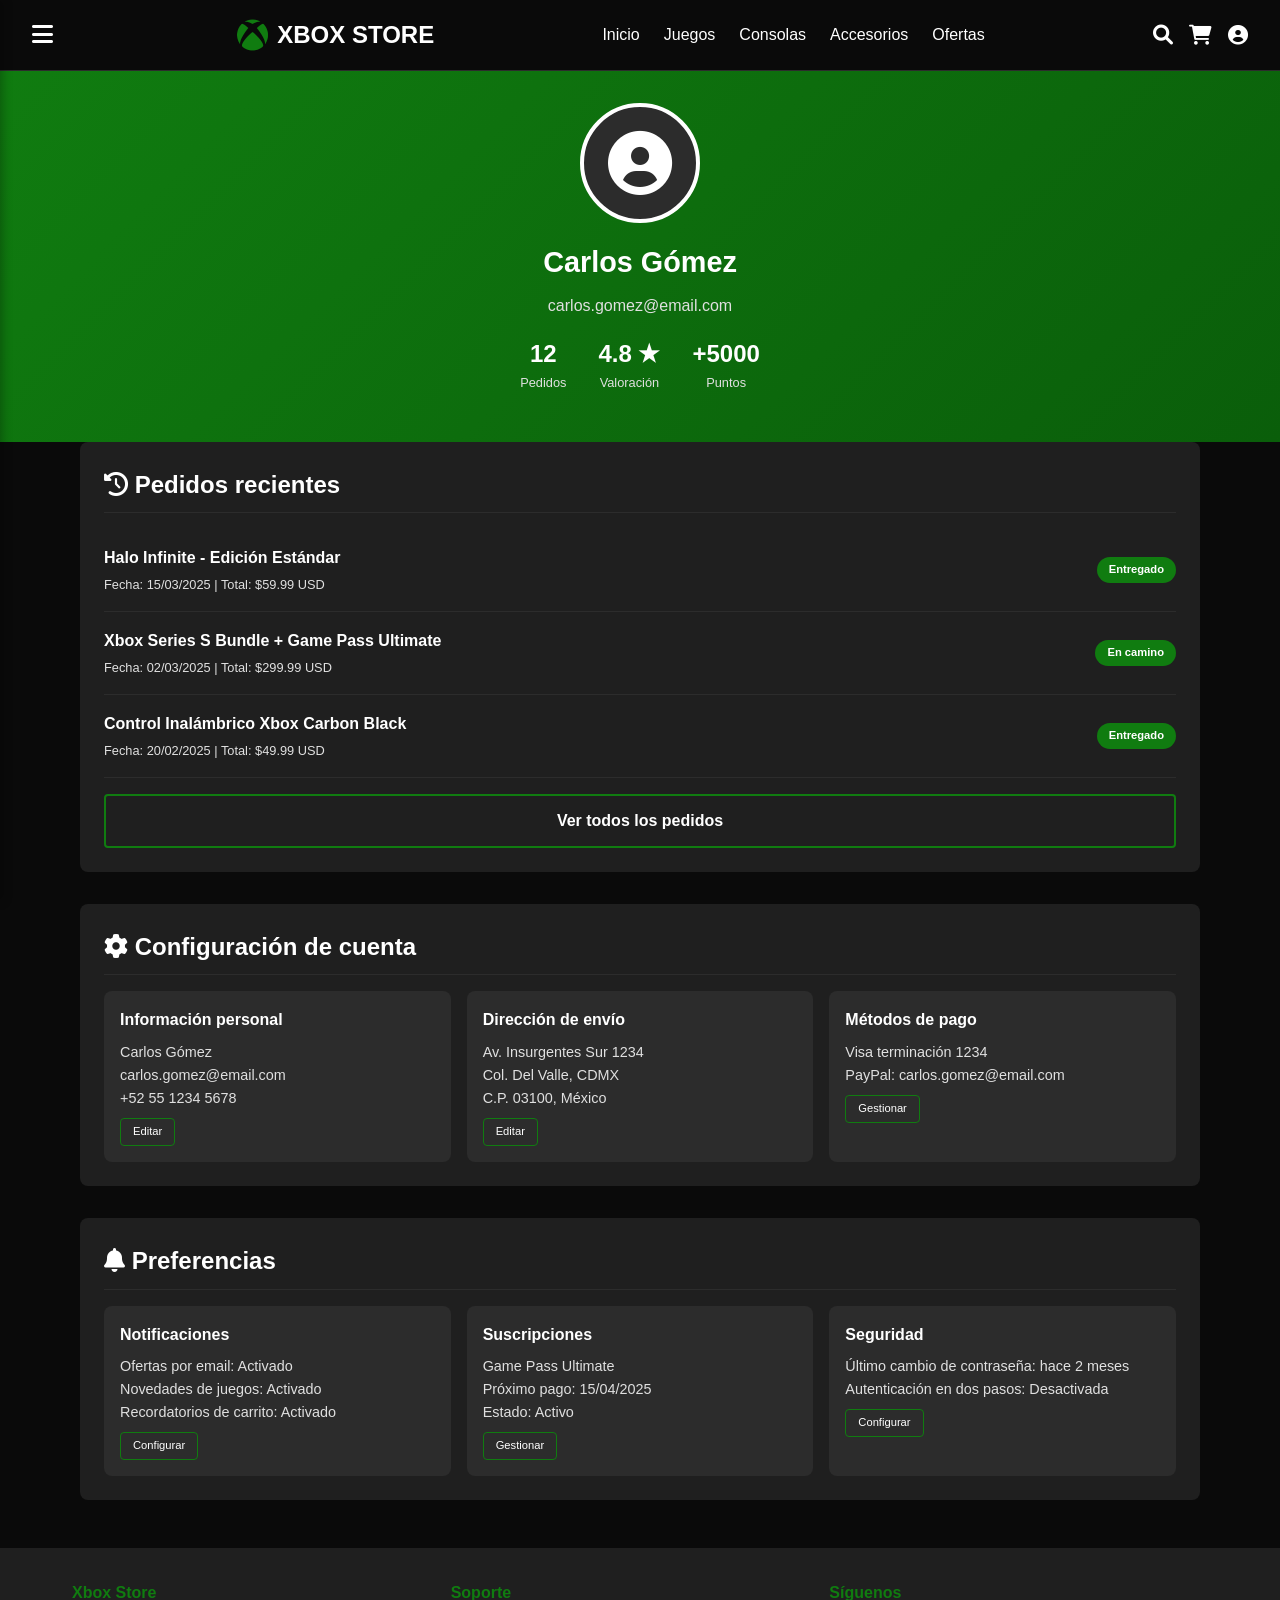
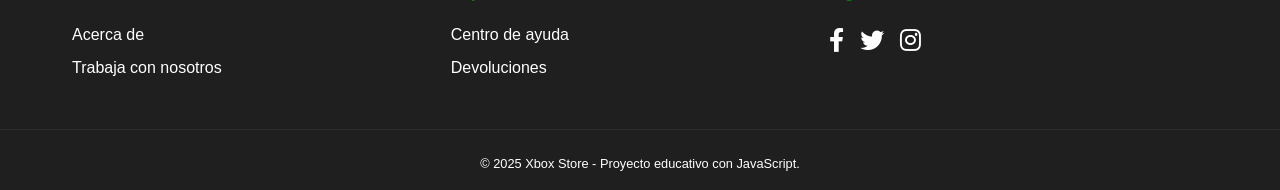
<file: perfil.html>
<!DOCTYPE html>
<html lang="es">
<head>
    <meta charset="UTF-8">
    <meta name="viewport" content="width=device-width, initial-scale=1.0">
    <title>Xbox Store | Mi Perfil</title>
    <link rel="stylesheet" href="https://cdnjs.cloudflare.com/ajax/libs/font-awesome/6.0.0-beta3/css/all.min.css">
    <link rel="stylesheet" href="css/style.css">
</head>
<body>
    <header class="header">
        <div class="header__container">
            <div class="header__left">
                <button id="cart-drawer-trigger" class="header__icon menu-icon" aria-label="Abrir carrito">
                    <i class="fas fa-bars"></i>
                </button>
            </div>
            <div class="header__logo">
                <a href="index.html" class="logo-link">
                    <i class="fab fa-xbox"></i>
                    <span class="logo-text">XBOX STORE</span>
                </a>
            </div>
            <nav class="nav">
                <ul class="nav__list">
                    <li class="nav__item"><a href="index.html" class="nav__link">Inicio</a></li>
                    <li class="nav__item"><a href="juegos.html" class="nav__link">Juegos</a></li>
                    <li class="nav__item"><a href="consolas.html" class="nav__link">Consolas</a></li>
                    <li class="nav__item"><a href="accesorios.html" class="nav__link">Accesorios</a></li>
                    <li class="nav__item"><a href="ofertas.html" class="nav__link">Ofertas</a></li>
                </ul>
            </nav>
            <div class="header__actions">
                <a href="#" class="header__icon"><i class="fas fa-search"></i></a>
                <a href="carrito.html" class="header__icon header__cart">
                    <i class="fas fa-shopping-cart"></i>
                    <span class="cart-badge">0</span>
                </a>
                <a href="perfil.html" class="header__icon"><i class="fas fa-user-circle"></i></a>
            </div>
        </div>
    </header>

    <div id="cart-drawer-overlay" class="drawer-overlay"></div>
    <div id="cart-drawer" class="cart-drawer">
        <div class="cart-drawer__header">
            <h3>Mi Carrito</h3>
            <button id="close-drawer" class="close-drawer-btn">&times;</button>
        </div>
        <div id="cart-items" class="cart-drawer__items"></div>
        <div class="cart-drawer__footer">
            <div class="cart-drawer__total">
                <span>Total:</span>
                <span id="cart-total">$0.00</span>
            </div>
            <button id="clear-cart-btn" class="btn btn--secondary btn--block">Vaciar carrito</button>
            <a href="carrito.html" class="btn btn--primary btn--block">Ver carrito completo</a>
        </div>
    </div>

    <main>
        <div class="profile-header">
            <div class="container">
                <div class="profile-avatar">
                    <i class="fas fa-user-circle"></i>
                </div>
                <h1 class="profile-name">Carlos Gómez</h1>
                <p class="profile-email">carlos.gomez@email.com</p>
                <div class="profile-stats">
                    <div class="stat"><div class="stat-number">12</div><div class="stat-label">Pedidos</div></div>
                    <div class="stat"><div class="stat-number">4.8 ★</div><div class="stat-label">Valoración</div></div>
                    <div class="stat"><div class="stat-number">+5000</div><div class="stat-label">Puntos</div></div>
                </div>
            </div>
        </div>

        <div class="container">
            <div class="profile-section">
                <h2><i class="fas fa-history"></i> Pedidos recientes</h2>
                <div class="order-item">
                    <div class="order-info"><h3>Halo Infinite - Edición Estándar</h3><p>Fecha: 15/03/2025 | Total: $59.99 USD</p></div>
                    <div class="order-status">Entregado</div>
                </div>
                <div class="order-item">
                    <div class="order-info"><h3>Xbox Series S Bundle + Game Pass Ultimate</h3><p>Fecha: 02/03/2025 | Total: $299.99 USD</p></div>
                    <div class="order-status">En camino</div>
                </div>
                <div class="order-item">
                    <div class="order-info"><h3>Control Inalámbrico Xbox Carbon Black</h3><p>Fecha: 20/02/2025 | Total: $49.99 USD</p></div>
                    <div class="order-status">Entregado</div>
                </div>
                <a href="#" class="btn btn--secondary btn--block" style="margin-top: 1rem;">Ver todos los pedidos</a>
            </div>

            <div class="profile-section">
                <h2><i class="fas fa-cog"></i> Configuración de cuenta</h2>
                <div class="info-grid">
                    <div class="info-card">
                        <h3>Información personal</h3>
                        <p>Carlos Gómez<br>carlos.gomez@email.com<br>+52 55 1234 5678</p>
                        <a href="#" class="btn-edit">Editar</a>
                    </div>
                    <div class="info-card">
                        <h3>Dirección de envío</h3>
                        <p>Av. Insurgentes Sur 1234<br>Col. Del Valle, CDMX<br>C.P. 03100, México</p>
                        <a href="#" class="btn-edit">Editar</a>
                    </div>
                    <div class="info-card">
                        <h3>Métodos de pago</h3>
                        <p>Visa terminación 1234<br>PayPal: carlos.gomez@email.com</p>
                        <a href="#" class="btn-edit">Gestionar</a>
                    </div>
                </div>
            </div>

            <div class="profile-section">
                <h2><i class="fas fa-bell"></i> Preferencias</h2>
                <div class="info-grid">
                    <div class="info-card">
                        <h3>Notificaciones</h3>
                        <p>Ofertas por email: Activado<br>Novedades de juegos: Activado<br>Recordatorios de carrito: Activado</p>
                        <a href="#" class="btn-edit">Configurar</a>
                    </div>
                    <div class="info-card">
                        <h3>Suscripciones</h3>
                        <p>Game Pass Ultimate<br>Próximo pago: 15/04/2025<br>Estado: Activo</p>
                        <a href="#" class="btn-edit">Gestionar</a>
                    </div>
                    <div class="info-card">
                        <h3>Seguridad</h3>
                        <p>Último cambio de contraseña: hace 2 meses<br>Autenticación en dos pasos: Desactivada</p>
                        <a href="#" class="btn-edit">Configurar</a>
                    </div>
                </div>
            </div>
        </div>
    </main>

    <footer class="footer">
        <div class="footer__container">
            <div class="footer__col"><h4>Xbox Store</h4><ul><li><a href="#">Acerca de</a></li><li><a href="#">Trabaja con nosotros</a></li></ul></div>
            <div class="footer__col"><h4>Soporte</h4><ul><li><a href="#">Centro de ayuda</a></li><li><a href="#">Devoluciones</a></li></ul></div>
            <div class="footer__col"><h4>Síguenos</h4><div class="social-icons"><a href="#"><i class="fab fa-facebook-f"></i></a><a href="#"><i class="fab fa-twitter"></i></a><a href="#"><i class="fab fa-instagram"></i></a></div></div>
        </div>
        <div class="footer__bottom"><p>&copy; 2025 Xbox Store - Proyecto educativo con JavaScript.</p></div>
    </footer>

    <script src="js/main.js"></script>
</body>
</html>
</file>
<file: css/style.css>
* {
  margin: 0;
  padding: 0;
  box-sizing: border-box;
}

body {
  font-family: "Segoe UI", "Roboto", "Helvetica Neue", sans-serif;
  background-color: #0A0A0A;
  color: #FFFFFF;
  line-height: 1.6;
  overflow-x: hidden;
}

a {
  text-decoration: none;
  color: inherit;
  transition: color 0.2s ease;
}

ul {
  list-style: none;
}

img {
  max-width: 100%;
  height: auto;
  display: block;
}

.container {
  width: 90%;
  max-width: 1200px;
  margin: 0 auto;
  padding: 0 1rem;
}

.section-title {
  font-size: 2rem;
  text-align: center;
  margin-bottom: 2rem;
  position: relative;
  display: inline-block;
  left: 50%;
  transform: translateX(-50%);
}
.section-title::after {
  content: "";
  display: block;
  width: 60px;
  height: 3px;
  background: #107C10;
  margin: 0.5rem auto 0;
}

.btn {
  display: inline-block;
  padding: 0.75rem 1.5rem;
  font-weight: 600;
  text-align: center;
  cursor: pointer;
  border: none;
  border-radius: 4px;
  transition: 0.3s ease;
  font-size: 1rem;
}
.btn--primary {
  background-color: #107C10;
  color: #FFFFFF;
}
.btn--primary:hover {
  background-color: #0A5E0A;
  transform: translateY(-2px);
}
.btn--secondary {
  background-color: transparent;
  border: 2px solid #107C10;
  color: #FFFFFF;
}
.btn--secondary:hover {
  background-color: #107C10;
  color: #FFFFFF;
}
.btn--light {
  background-color: #FFFFFF;
  color: #0A0A0A;
}
.btn--light:hover {
  background-color: #E0E0E0;
}
.btn--block {
  display: block;
  width: 100%;
}
.btn--large {
  padding: 1rem 2rem;
  font-size: 1.1rem;
}

/* Header */
.header {
  background-color: #0A0A0A;
  border-bottom: 1px solid #2C2C2C;
  position: sticky;
  top: 0;
  z-index: 100;
}
.header__container {
  display: flex;
  justify-content: space-between;
  align-items: center;
  padding: 1rem 2rem;
  max-width: 1400px;
  margin: 0 auto;
  flex-wrap: wrap;
}
.header__logo .logo-link {
  display: flex;
  align-items: center;
  gap: 0.5rem;
  font-size: 1.5rem;
  font-weight: bold;
}
.header__logo .logo-link i {
  color: #107C10;
  font-size: 2rem;
}
.header .nav__list {
  display: flex;
  gap: 1.5rem;
}
.header .nav__link {
  font-weight: 500;
}
.header .nav__link:hover {
  color: #107C10;
}
.header .nav__link--active {
  color: #107C10;
  border-bottom: 2px solid #107C10;
}
.header__actions {
  display: flex;
  gap: 1rem;
  align-items: center;
}
.header__icon {
  font-size: 1.25rem;
  position: relative;
}
.header__icon:hover {
  color: #107C10;
}
.header .cart-badge {
  position: absolute;
  top: -8px;
  right: -12px;
  background-color: #107C10;
  color: white;
  border-radius: 50%;
  font-size: 0.7rem;
  padding: 0.2rem 0.4rem;
  min-width: 18px;
  text-align: center;
}
@media (max-width: 768px) {
  .header__container {
    flex-direction: column;
    gap: 1rem;
  }
  .header .nav__list {
    flex-wrap: wrap;
    justify-content: center;
  }
}

/* Product Card */
.product-grid {
  display: grid;
  grid-template-columns: repeat(auto-fill, minmax(280px, 1fr));
  gap: 2rem;
  margin: 2rem 0;
}

.product-card {
  background: #1F1F1F;
  border-radius: 8px;
  overflow: hidden;
  transition: transform 0.3s ease, box-shadow 0.3s ease;
}
.product-card:hover {
  transform: translateY(-5px);
  box-shadow: 0 8px 16px rgba(0, 0, 0, 0.3);
}
.product-card__image {
  background: #2C2C2C;
}
.product-card__image img {
  width: 100%;
  height: 250px;
  object-fit: cover;
}
.product-card__info {
  padding: 1rem;
}
.product-card__title {
  font-size: 1.2rem;
  margin-bottom: 0.5rem;
}
.product-card__description {
  color: #E0E0E0;
  font-size: 0.9rem;
  margin-bottom: 1rem;
}
.product-card__price {
  font-size: 1.25rem;
  font-weight: bold;
  color: #107C10;
  margin-bottom: 1rem;
}
.product-card .btn {
  margin-top: 0.5rem;
}

/* Hero */
.hero {
  background: linear-gradient(rgba(0, 0, 0, 0.7), rgba(0, 0, 0, 0.7)), url("https://placehold.co/1920x600/0A0A0A/107C10?text=Xbox+Series+X") center/cover no-repeat;
  min-height: 500px;
  display: flex;
  align-items: center;
  text-align: center;
}
.hero__content {
  max-width: 800px;
  margin: 0 auto;
  padding: 2rem;
}
.hero__title {
  font-size: 3rem;
  margin-bottom: 1rem;
  letter-spacing: 2px;
}
.hero__subtitle {
  font-size: 1.2rem;
  margin-bottom: 2rem;
}
@media (max-width: 768px) {
  .hero__title {
    font-size: 2rem;
  }
}

/* Offer Banner */
.offer-banner {
  background-color: #0A5E0A;
  text-align: center;
  padding: 3rem 1rem;
  margin: 2rem 0;
}
.offer-banner__content h2 {
  font-size: 1.8rem;
  margin-bottom: 1rem;
}
.offer-banner__content p {
  margin-bottom: 1.5rem;
}

/* Footer */
.footer {
  background-color: #1F1F1F;
  padding: 2rem 0 1rem;
  margin-top: 3rem;
}
.footer__container {
  display: flex;
  flex-wrap: wrap;
  justify-content: space-between;
  max-width: 1200px;
  margin: 0 auto;
  padding: 0 2rem;
}
.footer__col {
  flex: 1;
  min-width: 200px;
  margin-bottom: 1rem;
}
.footer__col h4 {
  margin-bottom: 1rem;
  color: #107C10;
}
.footer__col ul li {
  margin-bottom: 0.5rem;
}
.footer__col ul li a:hover {
  color: #107C10;
}
.footer .social-icons {
  display: flex;
  gap: 1rem;
}
.footer .social-icons a {
  font-size: 1.5rem;
}
.footer .social-icons a:hover {
  color: #107C10;
}
.footer__bottom {
  text-align: center;
  padding-top: 1.5rem;
  margin-top: 1.5rem;
  border-top: 1px solid #2C2C2C;
  font-size: 0.8rem;
}

/* PÃ¡gina de detalle producto */
.product-detail {
  padding: 2rem 0;
}
.product-detail .detail-container {
  display: flex;
  gap: 2rem;
  flex-wrap: wrap;
}
.product-detail__gallery {
  flex: 1;
  min-width: 300px;
  background: #2C2C2C;
  border-radius: 8px;
  overflow: hidden;
}
.product-detail__image {
  width: 100%;
  height: auto;
}
.product-detail__info {
  flex: 1;
  min-width: 300px;
}
.product-detail__title {
  font-size: 2rem;
  margin-bottom: 0.5rem;
}
.product-detail__rating {
  margin-bottom: 1rem;
}
.product-detail__rating i {
  color: gold;
}
.product-detail__rating span {
  margin-left: 0.5rem;
  color: #E0E0E0;
}
.product-detail__price {
  font-size: 2rem;
  color: #107C10;
  font-weight: bold;
  margin-bottom: 1rem;
}
.product-detail__description {
  margin-bottom: 1.5rem;
}
.product-detail__features {
  list-style: none;
  margin-bottom: 2rem;
}
.product-detail__features li {
  margin-bottom: 0.5rem;
}
.product-detail__features li i {
  color: #107C10;
  margin-right: 0.5rem;
}
.product-detail__actions .quantity-selector {
  display: flex;
  align-items: center;
  gap: 1rem;
  margin-bottom: 1rem;
}
.product-detail__actions .quantity-selector label {
  font-weight: bold;
}
.product-detail__actions .quantity-selector input {
  width: 60px;
  padding: 0.5rem;
  background: #2C2C2C;
  border: 1px solid #107C10;
  color: white;
  border-radius: 4px;
  text-align: center;
}
.product-detail__actions .quantity-selector .quantity-note {
  font-size: 0.7rem;
  color: #E0E0E0;
}
.product-detail__actions .btn {
  margin-bottom: 1rem;
}

/* PÃ¡gina de carrito */
.cart-page {
  padding: 2rem 0;
}
.cart-page__title {
  margin-bottom: 2rem;
}
.cart-page__title i {
  color: #107C10;
}
.cart-page .cart-content {
  display: flex;
  flex-wrap: wrap;
  gap: 2rem;
}
.cart-page .cart-table {
  flex: 2;
  min-width: 300px;
  background: #1F1F1F;
  border-radius: 8px;
  overflow-x: auto;
  width: 100%;
  border-collapse: collapse;
}
.cart-page .cart-table th,
.cart-page .cart-table td {
  padding: 1rem;
  text-align: left;
  border-bottom: 1px solid #2C2C2C;
}
.cart-page .cart-table th {
  background: #0A0A0A;
  color: #107C10;
}
.cart-page .cart-table__product {
  display: flex;
  align-items: center;
  gap: 1rem;
}
.cart-page .cart-table__product img {
  width: 60px;
  height: 60px;
  object-fit: cover;
  border-radius: 4px;
}
@media (max-width: 480px) {
  .cart-page .cart-table th,
  .cart-page .cart-table td {
    padding: 0.5rem;
    font-size: 0.8rem;
  }
  .cart-page .cart-table__product img {
    width: 40px;
    height: 40px;
  }
}
.cart-page .cart-summary {
  flex: 1;
  min-width: 280px;
  background: #1F1F1F;
  border-radius: 8px;
  padding: 1.5rem;
  height: fit-content;
}
.cart-page .cart-summary h3 {
  margin-bottom: 1rem;
  border-bottom: 1px solid #2C2C2C;
  padding-bottom: 0.5rem;
}
.cart-page .cart-summary__row {
  display: flex;
  justify-content: space-between;
  margin-bottom: 1rem;
}
.cart-page .cart-summary__total {
  font-size: 1.2rem;
  font-weight: bold;
  color: #107C10;
  border-top: 1px solid #2C2C2C;
  padding-top: 1rem;
  margin-top: 1rem;
}
.cart-page .cart-summary .btn {
  margin-top: 1rem;
}
.cart-page .cart-summary .cart-note {
  margin-top: 1rem;
  font-size: 0.7rem;
  color: #E0E0E0;
  text-align: center;
}

/* Related products */
.related-products {
  margin: 2rem 0;
}

/* ===== ESTILOS PARA PERFIL DE USUARIO ===== */
.profile-header {
  background: linear-gradient(135deg, #107C10, #0A5E0A);
  padding: 2rem 0;
  text-align: center;
}

.profile-avatar {
  width: 120px;
  height: 120px;
  background: #2C2C2C;
  border-radius: 50%;
  margin: 0 auto 1rem;
  display: flex;
  align-items: center;
  justify-content: center;
  border: 4px solid #FFFFFF;
}

.profile-avatar i {
  font-size: 4rem;
  color: #FFFFFF;
}

.profile-name {
  font-size: 1.8rem;
  margin-bottom: 0.5rem;
}

.profile-email {
  color: #E0E0E0;
  margin-bottom: 1rem;
}

.profile-stats {
  display: flex;
  justify-content: center;
  gap: 2rem;
  margin: 1rem 0;
}

.stat {
  text-align: center;
}

.stat-number {
  font-size: 1.5rem;
  font-weight: bold;
  color: #FFFFFF;
}

.stat-label {
  font-size: 0.8rem;
  color: #E0E0E0;
}

.profile-section {
  background: #1F1F1F;
  border-radius: 8px;
  padding: 1.5rem;
  margin-bottom: 2rem;
}

.profile-section h2 {
  margin-bottom: 1rem;
  border-bottom: 1px solid #2C2C2C;
  padding-bottom: 0.5rem;
}

.order-item {
  display: flex;
  justify-content: space-between;
  align-items: center;
  padding: 1rem 0;
  border-bottom: 1px solid #2C2C2C;
}

.order-item:last-child {
  border-bottom: none;
}

.order-info h3 {
  font-size: 1rem;
  margin-bottom: 0.25rem;
}

.order-info p {
  font-size: 0.8rem;
  color: #E0E0E0;
}

.order-status {
  background: #107C10;
  padding: 0.25rem 0.75rem;
  border-radius: 20px;
  font-size: 0.7rem;
  font-weight: bold;
}

.info-grid {
  display: grid;
  grid-template-columns: repeat(auto-fit, minmax(250px, 1fr));
  gap: 1rem;
}

.info-card {
  background: #2C2C2C;
  padding: 1rem;
  border-radius: 8px;
}

.info-card h3 {
  margin-bottom: 0.5rem;
  font-size: 1rem;
}

.info-card p {
  font-size: 0.9rem;
  color: #E0E0E0;
}

.btn-edit {
  background: transparent;
  border: 1px solid #107C10;
  color: #FFFFFF;
  padding: 0.25rem 0.75rem;
  border-radius: 4px;
  font-size: 0.7rem;
  cursor: pointer;
  margin-top: 0.5rem;
  display: inline-block;
  text-decoration: none;
}

.btn-edit:hover {
  background: #107C10;
}

/* Mejora para imÃ¡genes de productos - efecto carÃ¡tula */
.product-card__image {
  position: relative;
  background: #0A0A0A;
  display: flex;
  align-items: center;
  justify-content: center;
}
.product-card__image img {
  width: 100%;
  height: auto;
  transition: transform 0.3s ease;
}
.product-card:hover .product-card__image img {
  transform: scale(1.02);
}
/* SimulaciÃ³n de un borde de carÃ¡tula */
.product-card__image::after {
  content: '';
  position: absolute;
  top: 0;
  left: 0;
  right: 0;
  bottom: 0;
  box-shadow: inset 0 0 0 2px rgba(16,124,16,0.3);
  pointer-events: none;
}

/* ===== MENÚ LATERAL (CARRITO) ===== */
.header__left {
  display: flex;
  align-items: center;
}
.menu-icon {
  background: none;
  border: none;
  cursor: pointer;
  font-size: 1.5rem;
  color: white;
  margin-right: 1rem;
}
.menu-icon:hover {
  color: #107C10;
}

.drawer-overlay {
  position: fixed;
  top: 0;
  left: 0;
  width: 100%;
  height: 100%;
  background: rgba(0, 0, 0, 0.5);
  z-index: 1000;
  opacity: 0;
  visibility: hidden;
  transition: opacity 0.3s ease, visibility 0.3s ease;
}
.drawer-overlay.active {
  opacity: 1;
  visibility: visible;
}

.cart-drawer {
  position: fixed;
  top: 0;
  left: -400px;
  width: 100%;
  max-width: 400px;
  height: 100%;
  background: #1F1F1F;
  z-index: 1001;
  transition: left 0.3s ease;
  display: flex;
  flex-direction: column;
  box-shadow: 2px 0 10px rgba(0, 0, 0, 0.3);
}
.cart-drawer.open {
  left: 0;
}
.cart-drawer__header {
  padding: 1rem;
  border-bottom: 1px solid #2C2C2C;
  display: flex;
  justify-content: space-between;
  align-items: center;
}
.cart-drawer__header h3 {
  margin: 0;
  color: #107C10;
}
.close-drawer-btn {
  background: none;
  border: none;
  font-size: 1.8rem;
  cursor: pointer;
  color: white;
  transition: color 0.2s;
}
.close-drawer-btn:hover {
  color: #107C10;
}
.cart-drawer__items {
  flex: 1;
  overflow-y: auto;
  padding: 1rem;
}
.empty-cart {
  text-align: center;
  color: #E0E0E0;
  padding: 2rem;
}
.cart-item {
  display: flex;
  justify-content: space-between;
  align-items: center;
  padding: 1rem 0;
  border-bottom: 1px solid #2C2C2C;
}
.cart-item__info h4 {
  font-size: 1rem;
  margin-bottom: 0.25rem;
}
.cart-item__info p {
  font-size: 0.8rem;
  color: #E0E0E0;
}
.cart-item__remove {
  background: none;
  border: none;
  cursor: pointer;
  font-size: 1.2rem;
  color: #ff4444;
  transition: transform 0.2s;
}
.cart-item__remove:hover {
  transform: scale(1.1);
}
.cart-drawer__footer {
  padding: 1rem;
  border-top: 1px solid #2C2C2C;
}
.cart-drawer__total {
  display: flex;
  justify-content: space-between;
  font-size: 1.2rem;
  font-weight: bold;
  margin-bottom: 1rem;
}
.cart-drawer__total span:last-child {
  color: #107C10;
}
.cart-drawer__footer .btn {
  margin-top: 0.5rem;
}
</file>
